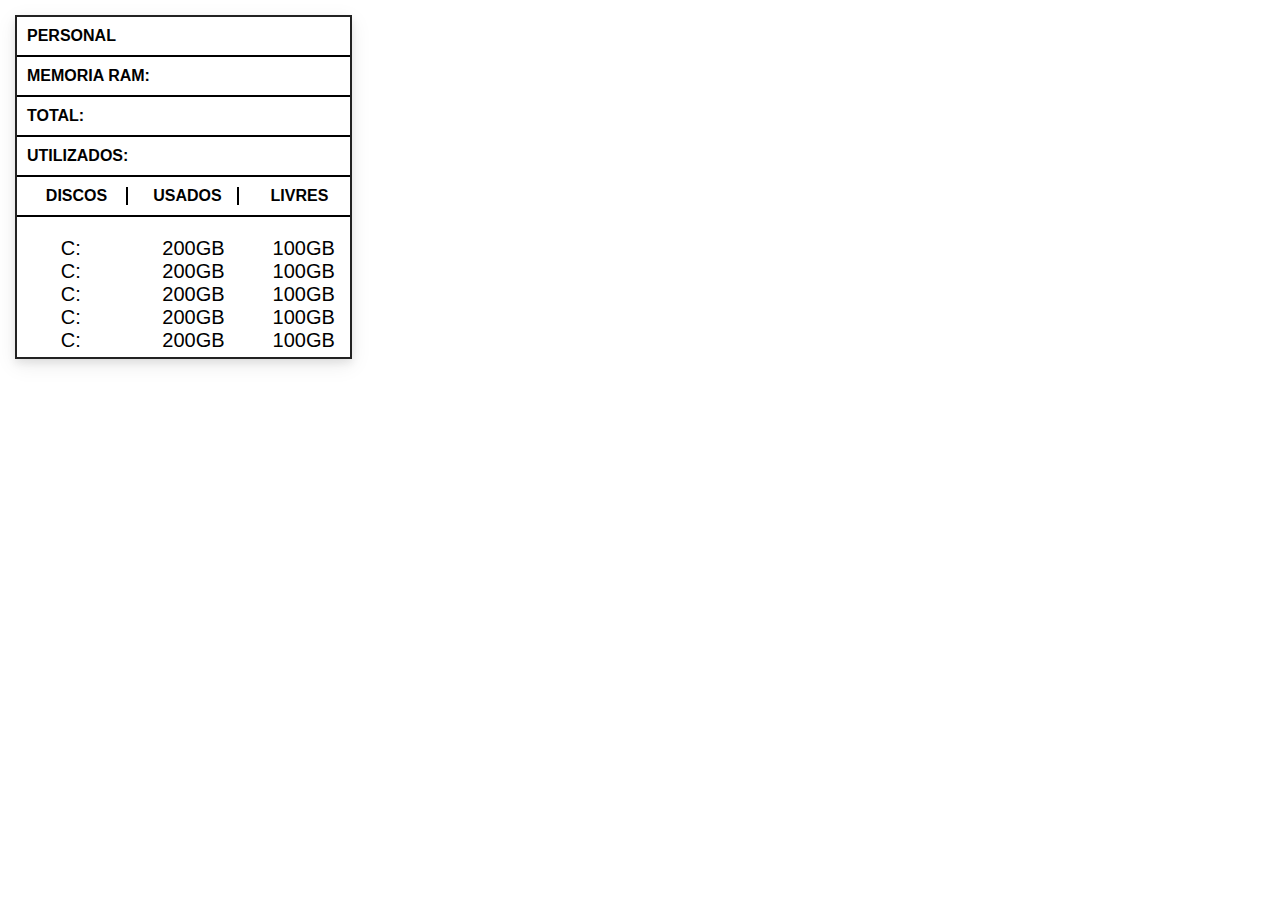
<file: cobmonitoramento/index.html>
<!DOCTYPE html>
<html lang="en">
<head>
    <meta charset="UTF-8" />
    <meta http-equiv="X-UA-Compatible" content="IE=edge" />
    <meta name="viewport" content="width=device-width, initial-scale=1.0" />
    <link rel="stylesheet" href="style.css" />
    <title>Dashboard</title>
</head>
<body>
    <section class="grid-section">
        <div class="grid-container">
            <h1 class="empresa">PERSONAL</h1>
            <hr class="linha">
            <h1 class="informacoes">MEMORIA RAM:</h1>
            <hr class="linha">
            <h1 class="informacoes">TOTAL:</h1>
            <hr class="linha">
            <h1 class="informacoes">UTILIZADOS:</h1>
            <hr class="linha">
            <div class="disco">
              <h1 class="discos">DISCOS</h1>
              <h1 class="discos">USADOS</h1>
              <h1 class="discos">LIVRES</h1>
            </div>
            <hr class="linha">
            <ul class="scroll-lista" data-tab="menu">
                <li><p class="primeiro">C:</p></li>
                <li><p class="penultimo">200GB</p></li>
                <li><p class="ultimo">100GB</p></li>
                <li><p class="primeiro">C:</p></li>
                <li><p class="penultimo">200GB</p></li>
                <li><p class="ultimo">100GB</p></li>
                <li><p class="primeiro">C:</p></li>
                <li><p class="penultimo">200GB</p></li>
                <li><p class="ultimo">100GB</p></li>
                <li><p class="primeiro">C:</p></li>
                <li><p class="penultimo">200GB</p></li>
                <li><p class="ultimo">100GB</p></li>
                <li><p class="primeiro">C:</p></li>
                <li><p class="penultimo">200GB</p></li>
                <li><p class="ultimo">100GB</p></li>
                <li><p class="primeiro">C:</p></li>
                <li><p class="penultimo">200GB</p></li>
                <li><p class="ultimo">100GB</p></li>
                <li><p class="primeiro">C:</p></li>
                <li><p class="penultimo">200GB</p></li>
                <li><p class="ultimo">100GB</p></li>
            </ul>
        </div>
    </section>
</body>
</html>
</file>
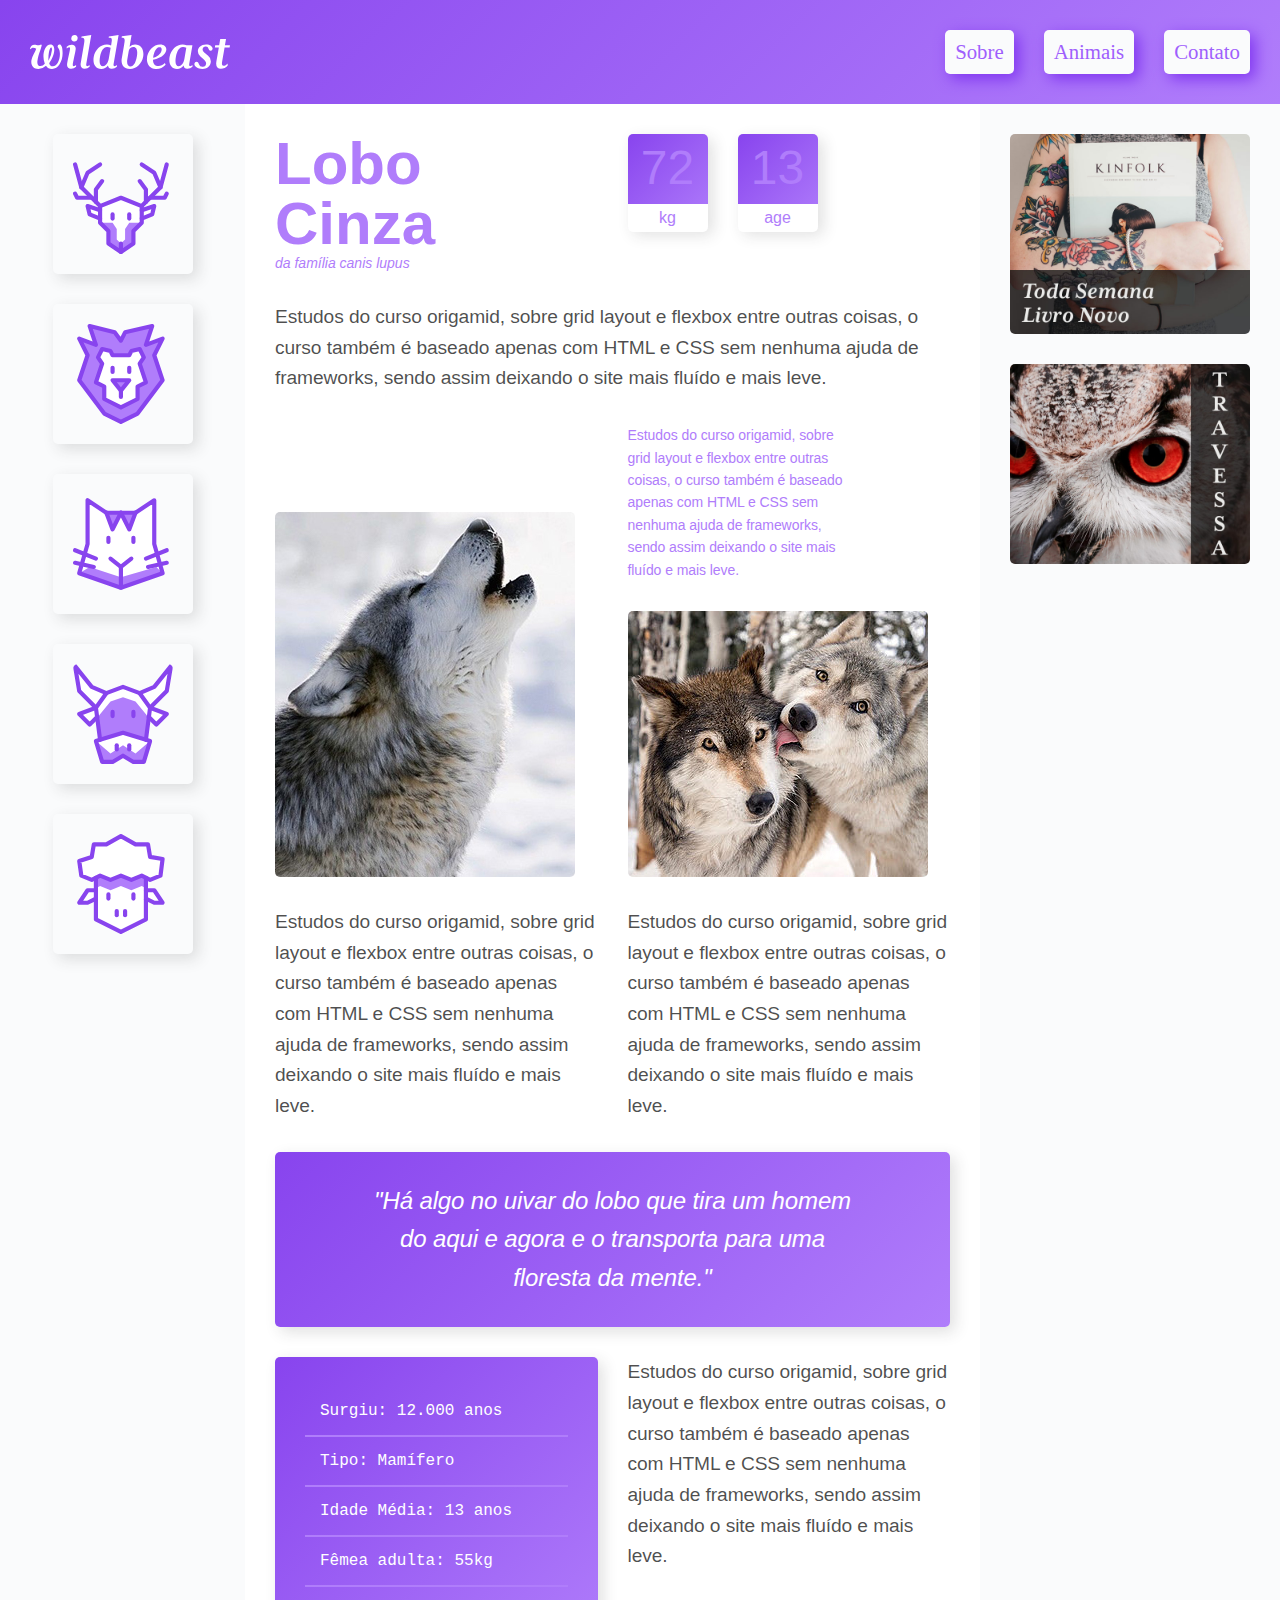
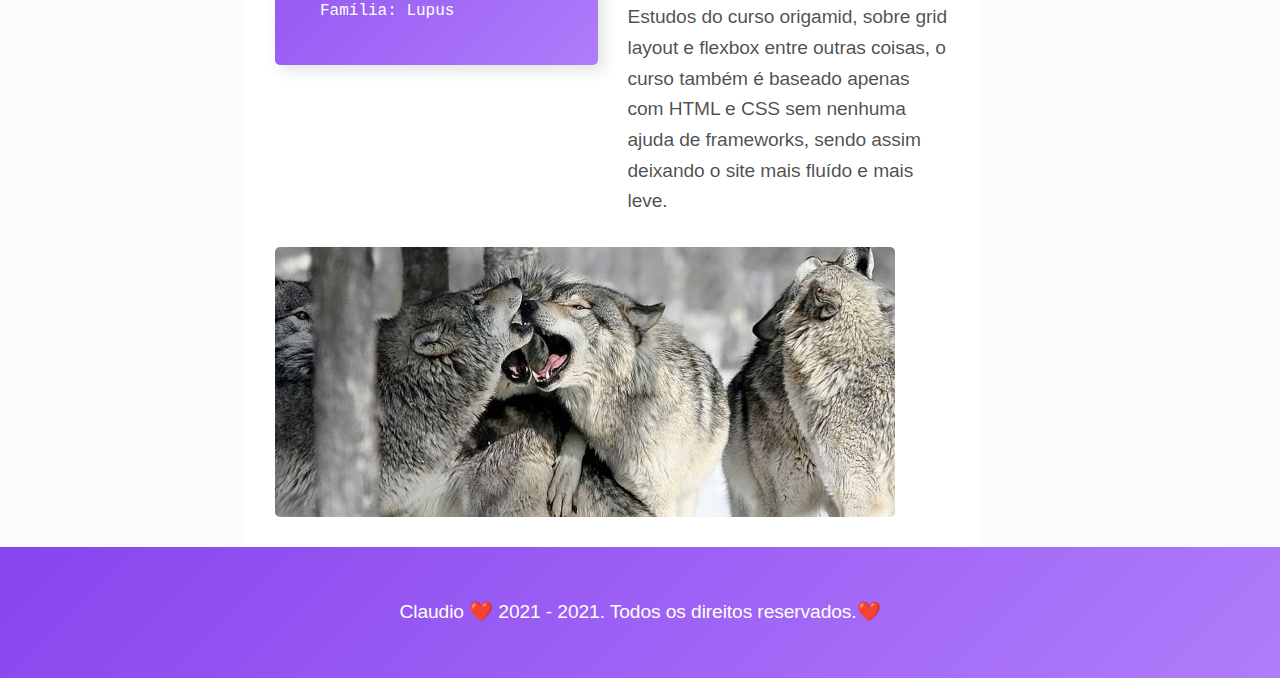
<file: wildbeast/index.html>
<!DOCTYPE html>
<html lang="en">
<head>
    <meta charset="UTF-8">
    <meta http-equiv="X-UA-Compatible" content="IE=edge">
    <meta name="viewport" content="width=device-width, initial-scale=1.0, shrink-to-fit=no">
    <link rel="stylesheet" href="style.css">
    <title>Wildbeast</title>
</head>
<body>
    <div class="estrutura">
        <header class="header">
            <a href="#" class="logo"><img src="img/wildbeast.svg" alt="Wildbeast"></a>
            <nav>
                <ul>
                    <li><a href="#">Sobre</a></li>
                    <li><a href="#">Animais</a></li>
                    <li><a href="#">Contato</a></li>
                </ul>
            </nav>
        </header>

        <nav class="sidenav">
            <ul>
                <li><a href="#"><img src="img/icones/cervo.svg" alt="Cervo"></a></li>
                <li><a href="#"><img src="img/icones/leao.svg" alt="Leao"></a></li>
                <li><a href="#"><img src="img/icones/gato.svg" alt="Gato"></a></li>
                <li><a href="#"><img src="img/icones/vaca.svg" alt="Vaca"></a></li>
                <li><a href="#"><img src="img/icones/ovelha.svg" alt="Ovelha"></a></li>
            </ul>
        </nav>

        <main class="content">
            <div class="titulo">
                <h1>Lobo Cinza</h1>
                <span>da família canis lupus</span>
            </div>

            <div class="caracteristicas">
                <div>
                    <span class="numero">72</span>
                    <span class="rotulo">kg</span>
                </div>
                <div>
                    <span class="numero">13</span>
                    <span class="rotulo">age</span>
                </div>
            </div>

            <p class="col-wide">Estudos do curso origamid, sobre grid layout e flexbox entre outras coisas,
            o curso também é baseado apenas com HTML e CSS sem nenhuma ajuda de frameworks,
            sendo assim deixando o site mais fluído e mais leve.    
            </p>

            <img class="imagem-1" src="img/wolf1.jpg" alt="Wolf 1">

            <p class="destaque">Estudos do curso origamid, sobre grid layout e flexbox entre outras coisas,
            o curso também é baseado apenas com HTML e CSS sem nenhuma ajuda de frameworks,
            sendo assim deixando o site mais fluído e mais leve.</p>

            <img class="imagem-2" src="img/wolf2.jpg" alt="Wolf 2">

            <p>Estudos do curso origamid, sobre grid layout e flexbox entre outras coisas,
            o curso também é baseado apenas com HTML e CSS sem nenhuma ajuda de frameworks,
            sendo assim deixando o site mais fluído e mais leve.</p>

            <p>Estudos do curso origamid, sobre grid layout e flexbox entre outras coisas,
            o curso também é baseado apenas com HTML e CSS sem nenhuma ajuda de frameworks,
            sendo assim deixando o site mais fluído e mais leve.</p>

            <blockquote class="citacao col-wide">
                <p>"Há algo no uivar do lobo que tira um homem do aqui e agora e 
                    o transporta para uma floresta da mente."</p>
            </blockquote>

            <ul class="atributos">
                <li>Surgiu: 12.000 anos</li>
                <li>Tipo: Mamífero</li>
                <li>Idade Média: 13 anos</li>
                <li>Fêmea adulta: 55kg</li>
                <li>Família: Lupus</li>
            </ul>

            <div class="informacoes">
                <p>Estudos do curso origamid, sobre grid layout e flexbox entre outras coisas,
                o curso também é baseado apenas com HTML e CSS sem nenhuma ajuda de frameworks,
                sendo assim deixando o site mais fluído e mais leve.</p>
                <p>Estudos do curso origamid, sobre grid layout e flexbox entre outras coisas,
                o curso também é baseado apenas com HTML e CSS sem nenhuma ajuda de frameworks,
                sendo assim deixando o site mais fluído e mais leve.</p>
            </div>

            <img class="col-wide" src="img/wolf3.jpg" alt="Wolf 3">
        </main>

        <aside class="anuncios">
            <div class="anuncio-item">
                <img src="img/anuncio-1.jpg" alt="Anuncio 1">
            </div>
            
            <div class="anuncio-item">
                <img src="img/anuncio-2.jpg" alt="Anuncio 2">
            </div>
        </aside>

        <footer class="footer">
            <p>Claudio ❤️ 2021 - 2021. Todos os direitos reservados.❤️</p>
        </footer>

    </div>
</body>
</html>
</file>
<file: cobmonitoramento/style.css>
* {
    margin: 0;
    padding: 0;
    text-decoration: none;
    font-family: "Segoe UI", Tahoma, Geneva, Verdana, sans-serif;
    box-sizing: border-box;
}

body {
    background: #FFF;
    display: grid;
}

h1 {
    font-size: 16px;
    margin: 10px 0 10px 10px;
}

.disco {
    display: grid;
    grid-template-columns: repeat(3, 1fr);
}

.discos {
    text-align: center;
}

.disco h1:nth-child(1), .disco h1:nth-child(2) {
    border-right: 2px solid black;
}

.grid-section {
    grid-template-columns: repeat(3, 1fr);
    grid-gap: 15px;
    padding: 15px;
    flex-wrap: wrap;
    display: flex;
    flex-direction: row;
    justify-content: flex-start;
}

.grid-container {
    display: grid;
    border: 2px solid rgb(34, 34, 34);
    width: 337px;
    box-shadow: 0 4px 8px 0 rgba(0, 0, 0, 0.08), 0 6px 20px 0 rgba(0, 0, 0, 0.08);
}

.scroll-lista {
    list-style: none;
    height: 120px;
    overflow-y: auto;
    margin: 10px 5px 10px 0;
    display: grid;
    padding: 10px;
    grid-template-columns: repeat(3, 1fr);
}

.primeiro {
    margin-right: 15px;
}

.penultimo {
    margin-left: 25px;
}

.ultimo {
    margin-left: 40px;
}

.grid-container p {
    font-size: 20px;
    text-align: center;
}

.linha {
    border: 1px solid black;
    background: black;
}
</file>
<file: wildbeast/style.css>
body, p, h1, ul, li, blockquote {
    margin: 0;
    padding: 0;
}

body {
    font-family: 'Segoe UI', Tahoma, Geneva, Verdana, sans-serif;
}

li {
    list-style: none;
}

a {
    text-decoration: none;
}

img {
    max-width: 100%;
    display: block;
    border-radius: 5px;
}

/* Grid Geral */

.estrutura {
    display: grid;
    grid-template-columns: minmax(160px, 1fr) 3fr 300px;
    grid-template-areas: 
        "header header header"
        "sidenav content anuncios"
        "footer footer footer"
    ;
}

/* Header */

.header {
    grid-area: header;
    background: linear-gradient(135deg, #8844EE, #B07DFB);
    padding: 30px;
    display: grid;
    grid-template-columns: 1fr auto;
    align-items: center;
}

.logo {
    max-width: 200px;
}

.header nav ul {
    display: flex;
    flex-wrap: wrap;
}

.header nav a {
    display: block;
    padding: 10px;
    color: #9f5ffd;
    font-size: 1.3em;
    font-family: 'Segoe UI';
    background: #fafbfc;
    border-radius: 5px;
    transition: 0.1s ease-out;
    box-shadow: 5px 5px 15px 0px #8036f0;
}

.header nav a:hover {
    background: #B07DFB;
    color: white;
}

.header li + li {
    margin-left: 30px;
}


/* Sidenav */
.sidenav {
    grid-area: sidenav;
    background: #fafbfc;
    padding: 30px;
}

.sidenav li a {
    display: block;
    min-width: 60px;
    max-width: 100px;
    margin: 0 auto 30px auto;
    background: transparent;
    padding: 20px;
    border-radius: 5px;
    transition: 0.1s ease-out;
    box-shadow: 5px 5px 15px 0px rgba(44,44,44,0.15);
}

.sidenav li a:hover {
    background: #B07DFB;
}

/* Content */
.content {
    grid-area: content;
    max-width: 900px;
    margin: 0 auto;
    padding: 30px;
    display: grid;
    grid-template-columns: 1fr 1fr;
    gap: 30px;
}

.col-wide {
    grid-column: 1 / -1;
}

.imagem-1 {
    grid-row: span 2;
    align-self: end;
}

.imagem-2 {
    align-self: end;
}

/* Estilos Content */

p {
    font-size: 1.2em;
    line-height: 1.6;
    letter-spacing: -0.005em;
    color: rgba(0,0,0,.7);
}

.informacoes p + p {
    margin-top: 30px;
}

/* Titulo */

.titulo {
    color: #B07DFB;
}

.titulo h1 {
    font-size: 3.75em;
    line-height: 1;
    font-weight: 700;
}

.titulo span {
    font-size: 0.875em;
    font-style: italic;
}

/* Caracteristicas */

.caracteristicas {
    display: flex;
    align-items: flex-start;
}

.caracteristicas > div {
    width: 80px;
    text-align: center;
    background: linear-gradient(135deg, #8844EE, #B07DFB);
    border-radius: 5px;
    box-shadow: 5px 5px 15px 0px rgba(44,44,44,0.15);
    position: relative ;
}

.caracteristicas > div:first-child {
    margin-right: 30px;
}

.caracteristicas span {
    display: block;
    color: #B07DFB;
}

.numero {
    font-size: 3em;
    line-height: 1;
    margin: 10px auto;
}

.rotulo {
    background: white;
    border-radius: 0 0 5px 5px;
    padding: 5px 0;
    position: relative;
    top: 2px;
}

.destaque {
    font-size: 0.875em;
    color: #B07DFB;
    max-width: 16em;
}

.citacao, .atributos {
    align-self: start;
    padding: 30px;
    border-radius: 5px;
    box-shadow: 5px 5px 15px 0px rgba(44, 44, 44, 0.15);
    background: linear-gradient(135deg, #8844EE, #B07DFB);
}

.citacao p {
    font-size: 1.5em;
    font-style: italic;
    text-align: center;
    max-width: 500px;
    margin: 0 auto;
    color: white;
}

.atributos li {
    color: white;
    font-family: Courier, monospace;
    font-style: 1.125em;
    padding: 15px;
}

.atributos li + li {
    border-top: 2px solid #B07DFB;
}

/* Anuncios */
.anuncios {
    grid-area: anuncios;
    background: #fafbfc;
    display: grid;
    align-content: start;
    padding: 30px;
    gap: 30px;
}

.footer {
    grid-area: footer;
    background: linear-gradient(135deg, #8844EE, #B07DFB);
}

.footer p {
    color: white;
    text-align: center;
    padding: 50px;
}

/* 4-10-wildbeast-responsivo-grid parei aqui */
</file>
